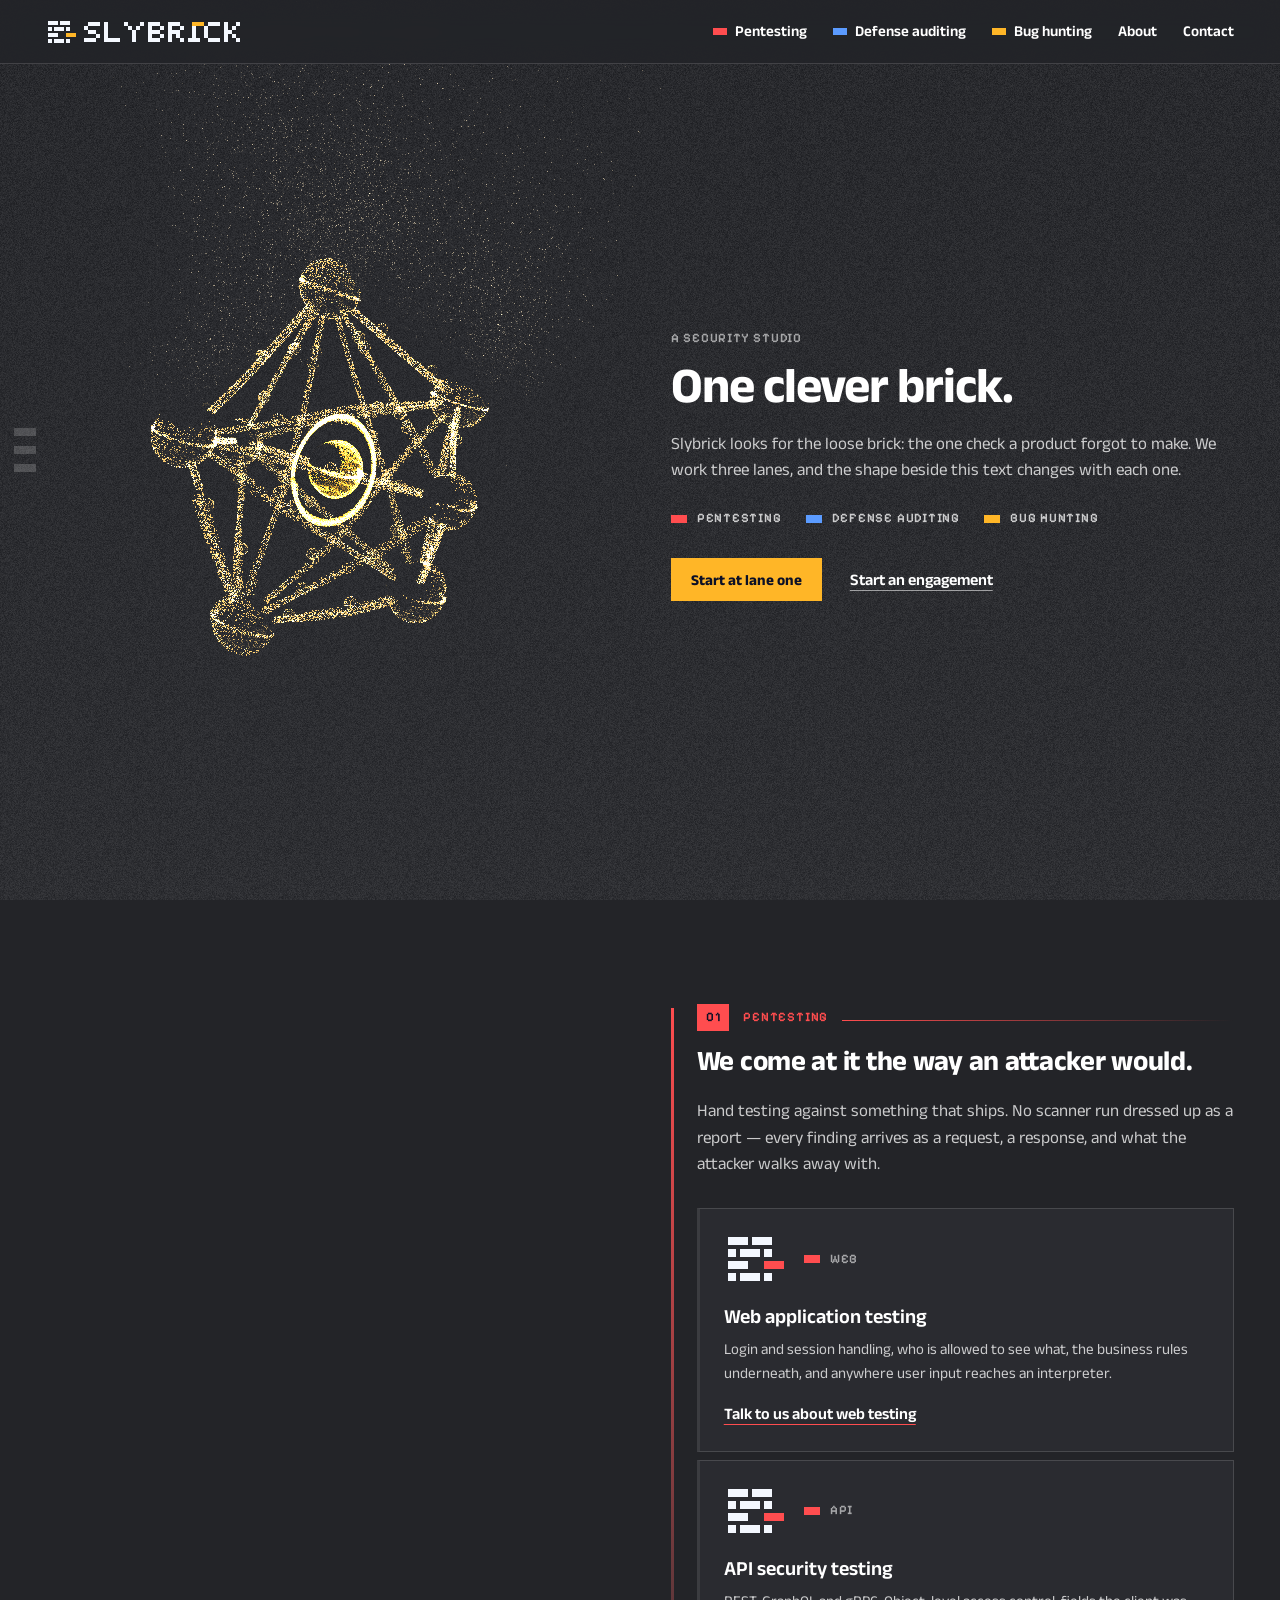
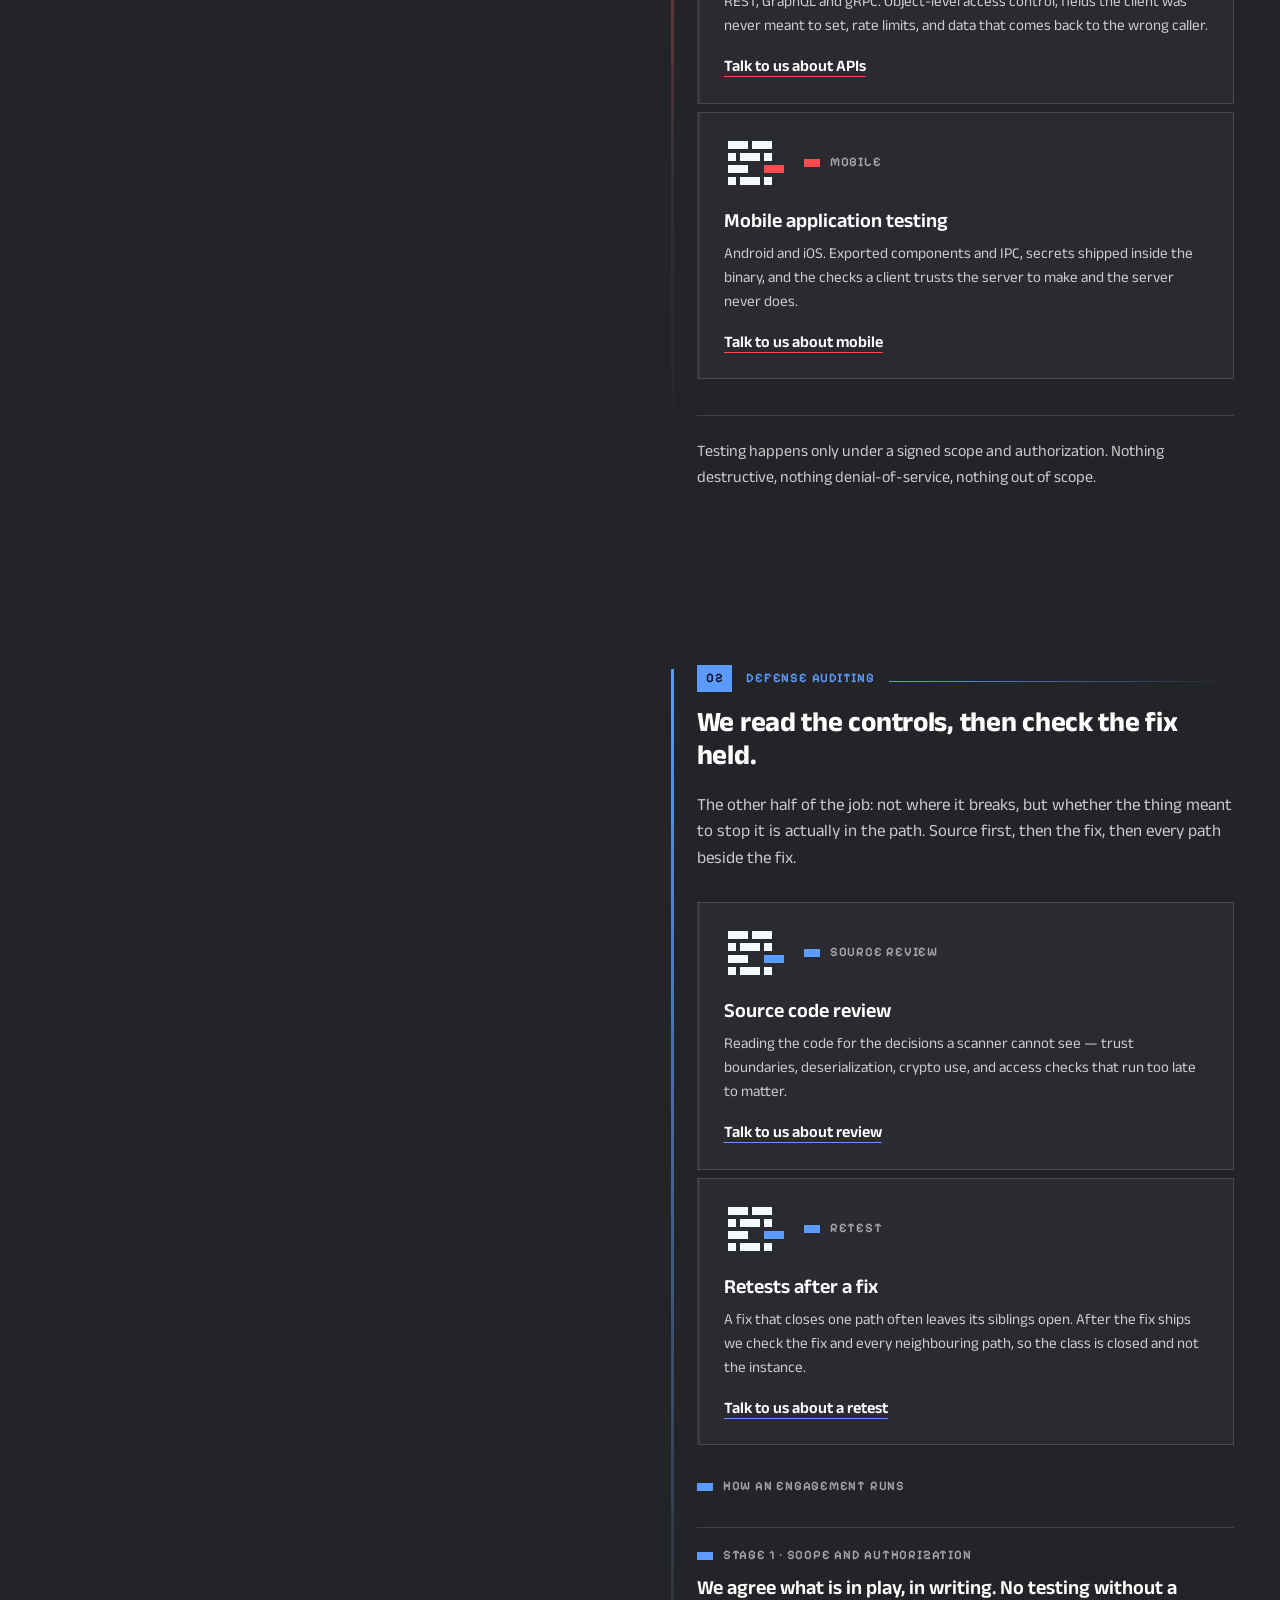
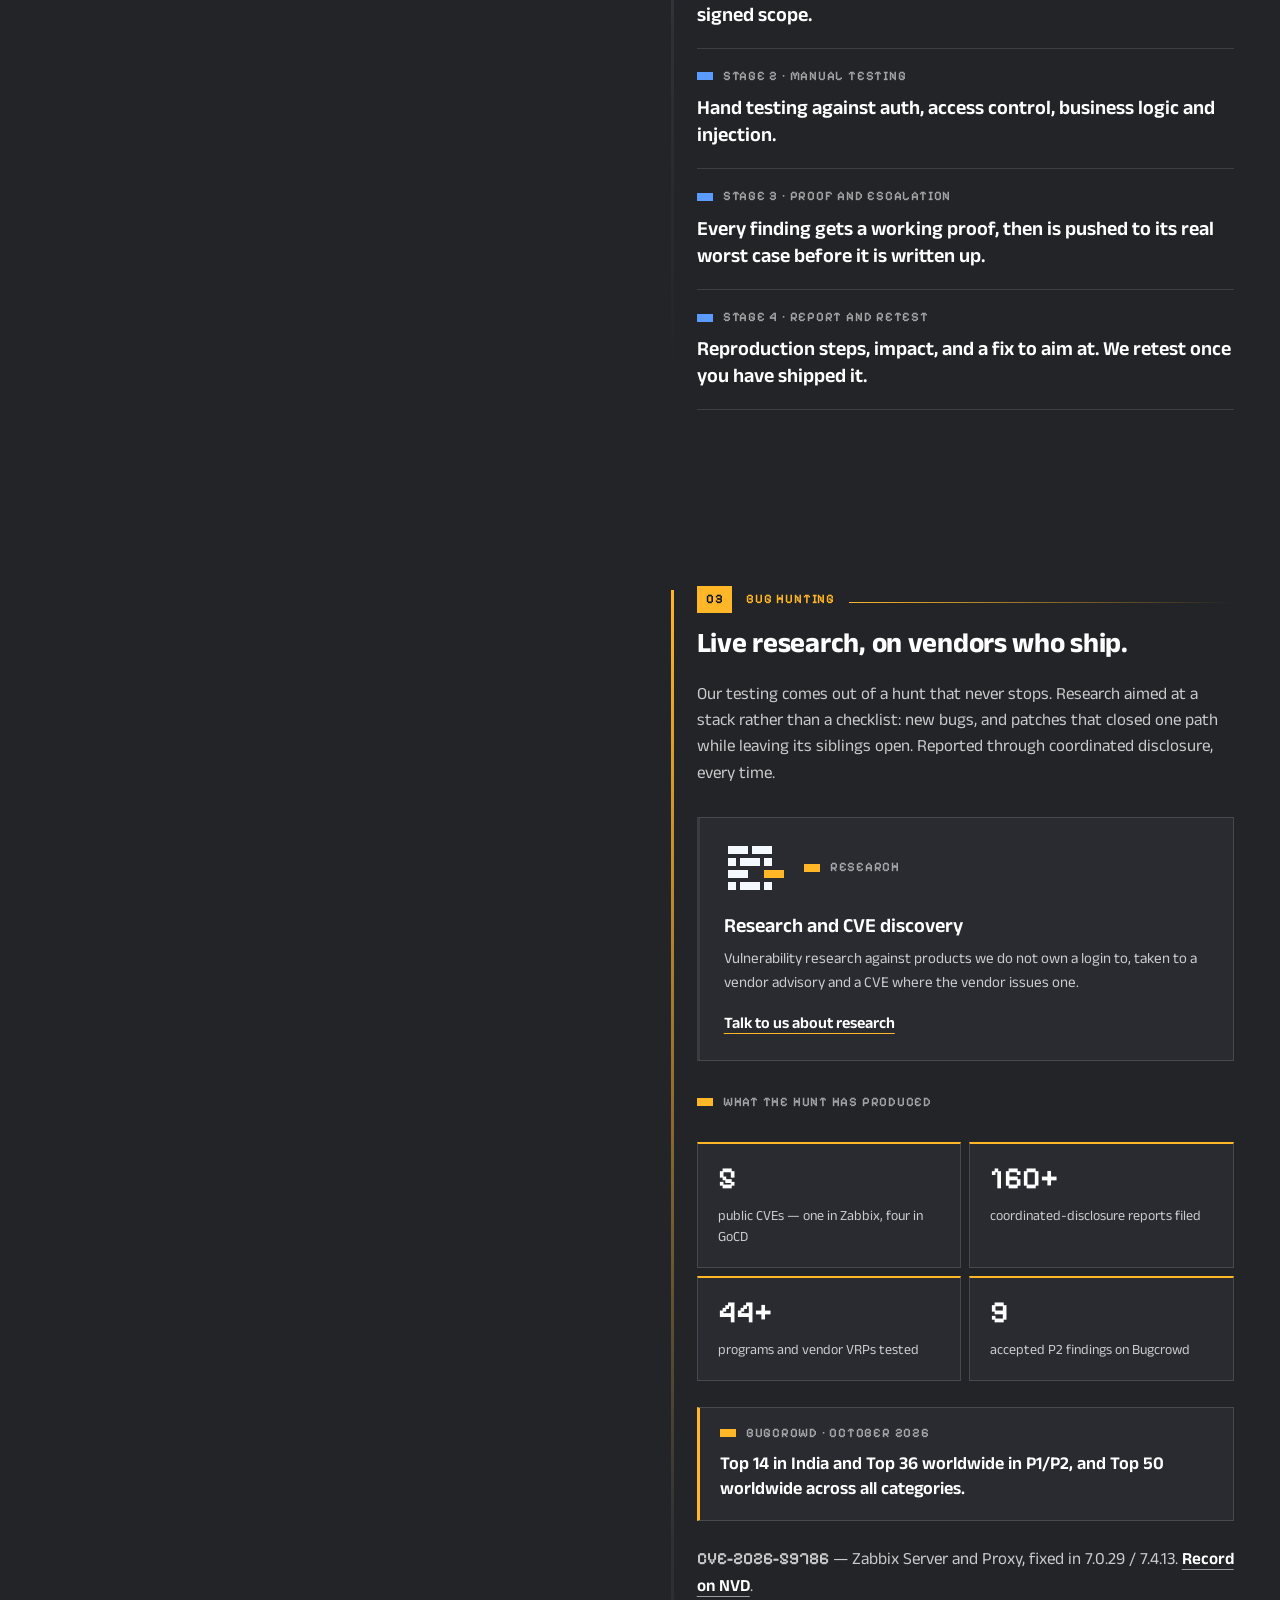
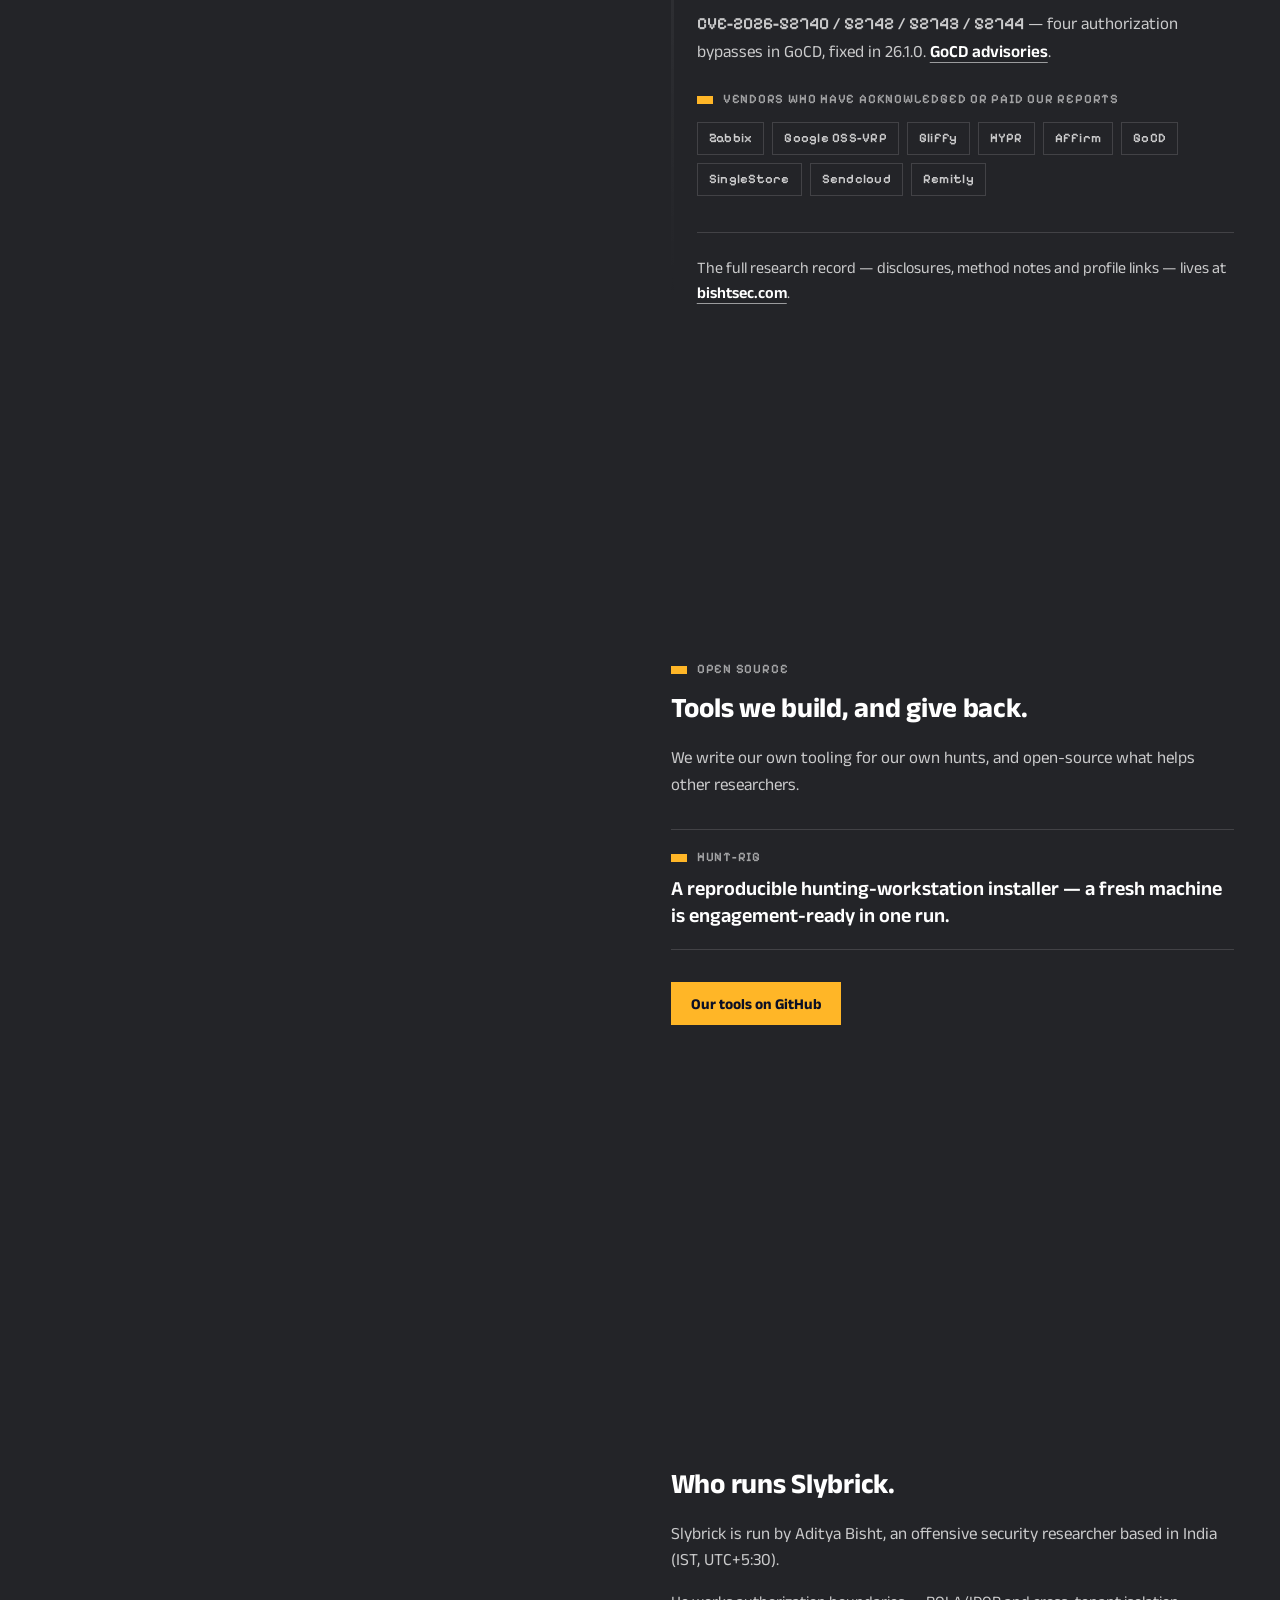
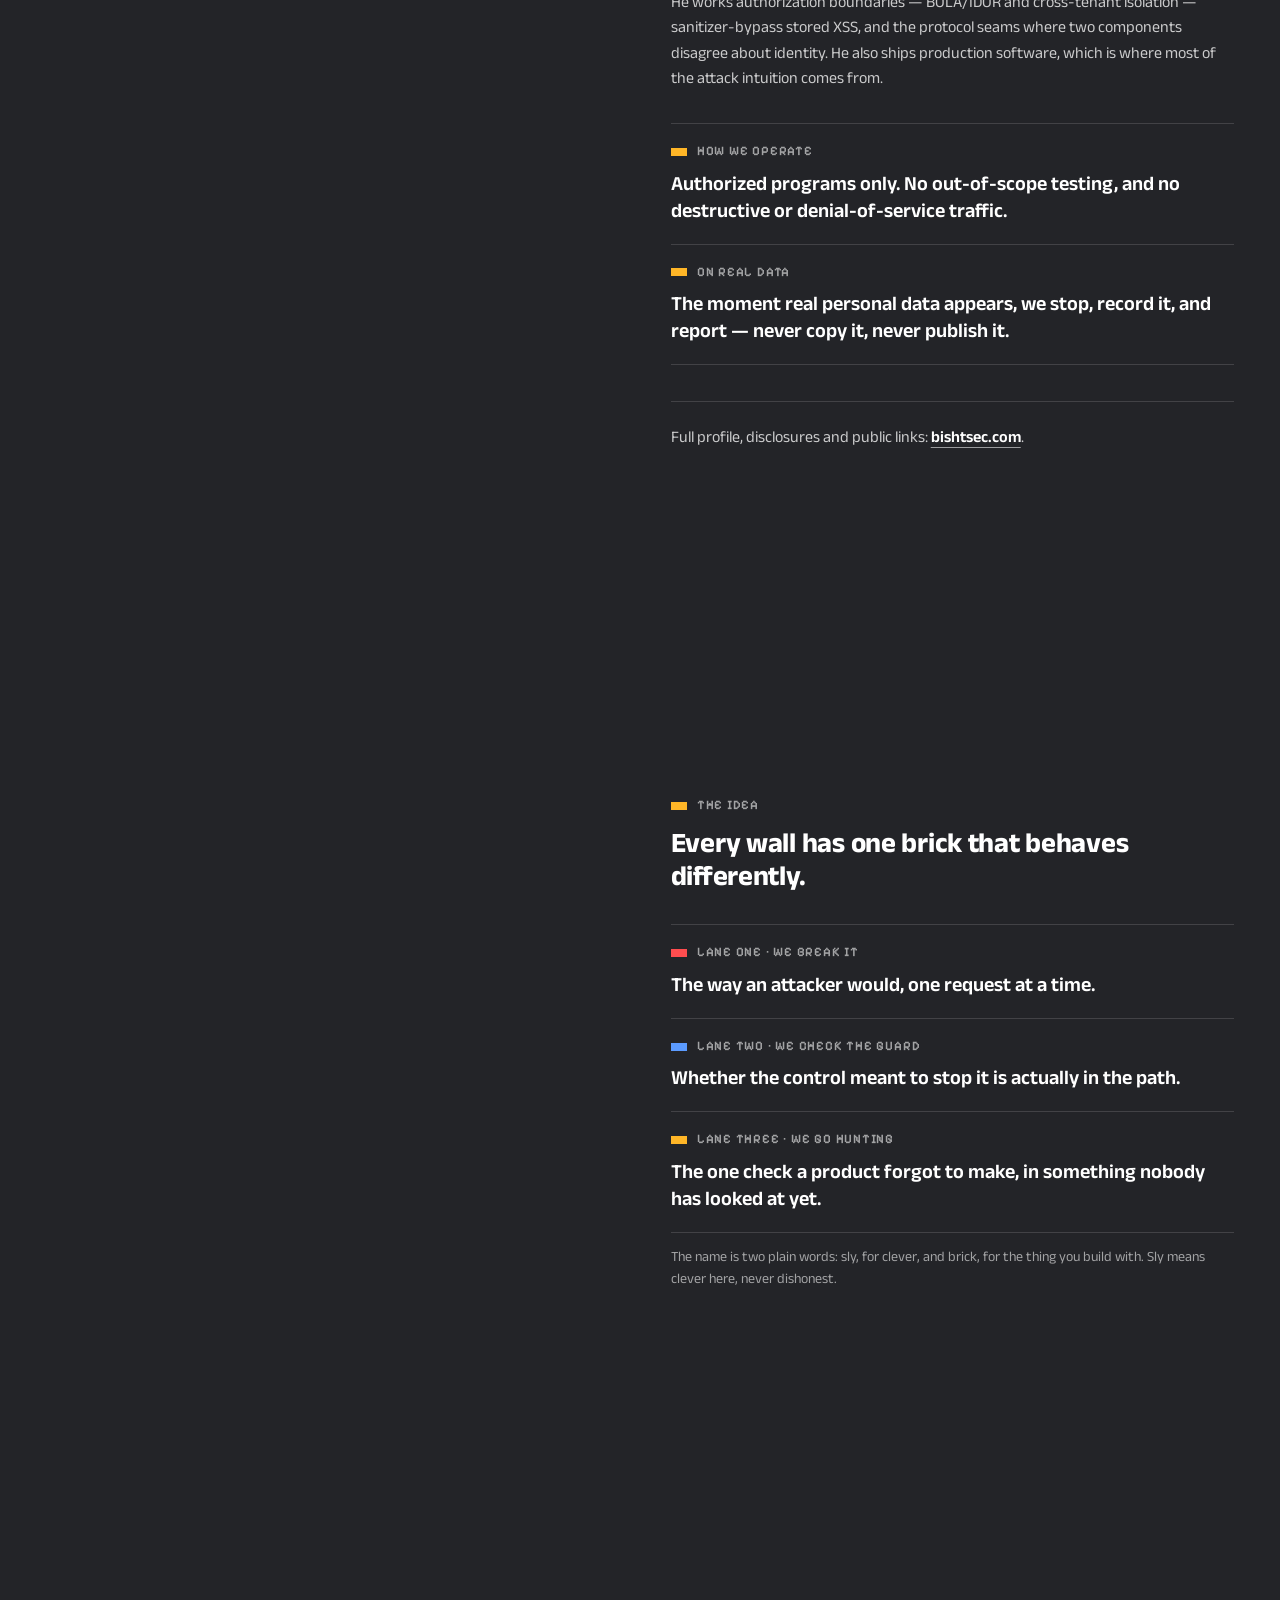
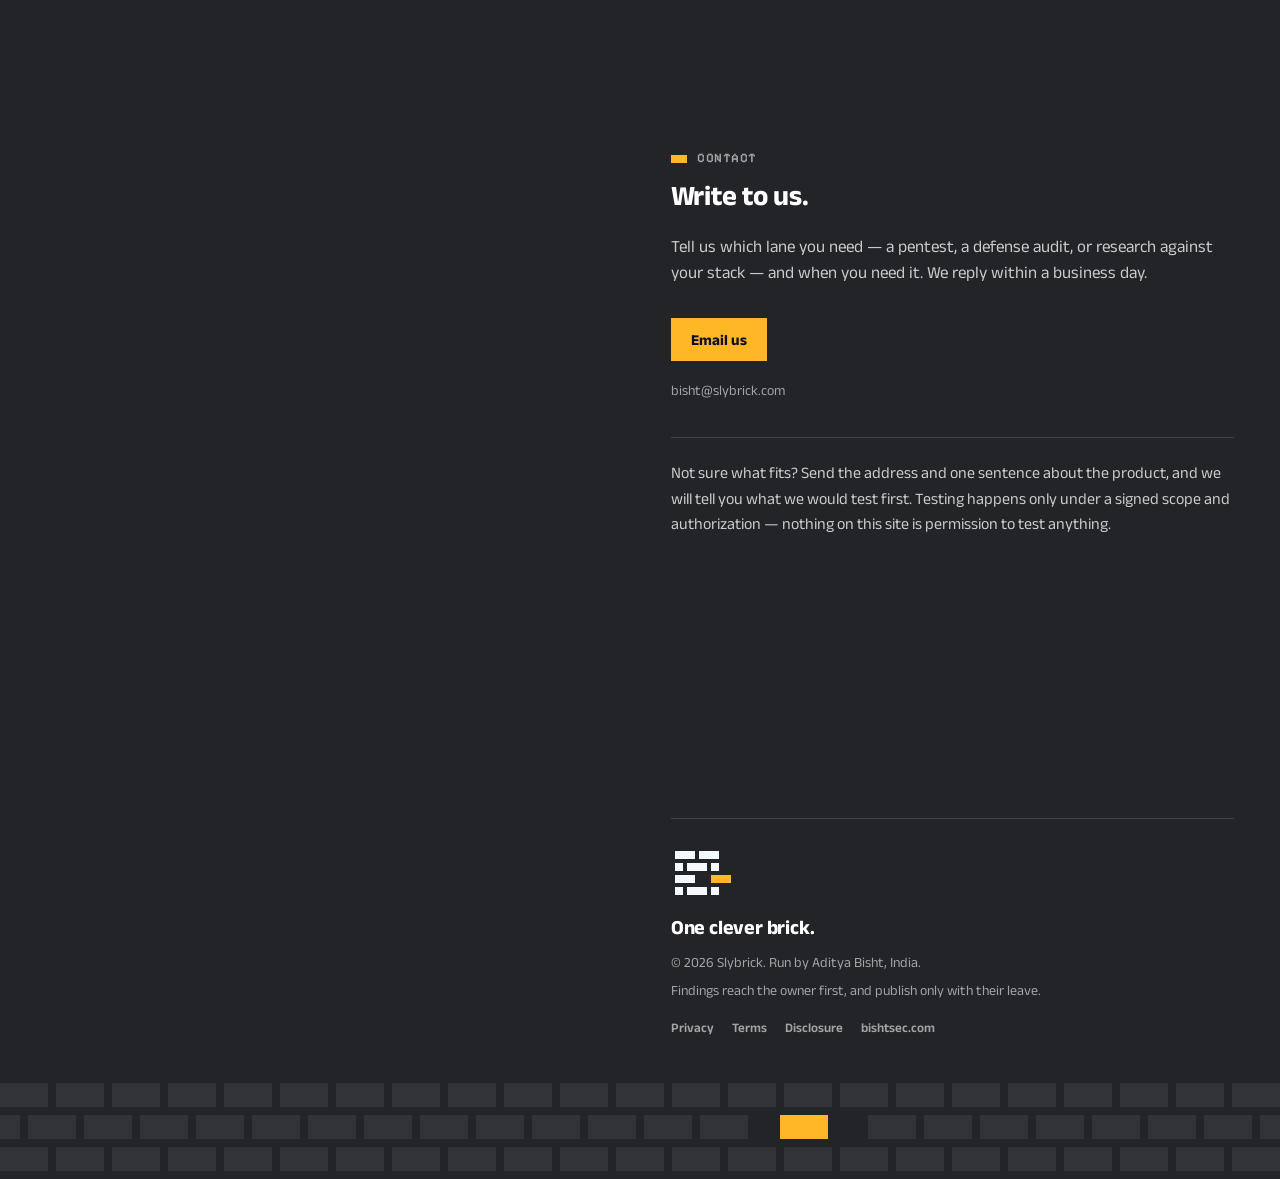
<file: index.html>
<!doctype html>
<html lang="en">
<head>
<meta charset="utf-8">
<meta name="viewport" content="width=device-width, initial-scale=1, viewport-fit=cover">
<title>Slybrick | One clever brick.</title>
<meta name="description" content="Slybrick is a security studio working three lanes: pentesting, defense auditing and bug hunting — run by a researcher with 5 public CVEs and 160+ coordinated-disclosure reports.">
<meta name="theme-color" content="#232428">
<meta name="color-scheme" content="dark">
<meta property="og:type" content="website">
<meta property="og:site_name" content="Slybrick">
<meta property="og:url" content="https://slybrick.com/">
<meta property="og:title" content="Slybrick | One clever brick.">
<meta property="og:description" content="A security studio in three lanes: pentesting, defense auditing and bug hunting.">
<meta name="twitter:card" content="summary">
<link rel="canonical" href="https://slybrick.com/">
<link rel="icon" type="image/svg+xml" href="assets/slybrick-favicon.svg">
<link rel="stylesheet" href="site.css">
<script>document.documentElement.className += ' js';</script>
</head>
<body>
<a class="skip" href="#content">Skip to content</a>

<!-- fixed stage: graphite backdrop, the three.js shape (scene.js), film grain -->
<div id="stage" aria-hidden="true"><canvas id="bg"></canvas><canvas id="gl"></canvas><div id="grain"></div></div>

<header class="top">
  <a class="brand" href="#top"><img class="lockup" src="assets/slybrick-lockup-reversed.svg" width="196" height="26" alt="Slybrick"><img class="markonly" src="assets/slybrick-mark-reversed.svg" width="32" height="26" alt="Slybrick"></a>
  <nav aria-label="Main">
    <a class="lane-link" data-lane="pentest" href="#pentesting"><span class="chip"></span>Pentesting</a>
    <a class="lane-link" data-lane="defense" href="#defense"><span class="chip"></span>Defense auditing</a>
    <a class="lane-link" data-lane="bughunt" href="#bug-hunting"><span class="chip"></span>Bug hunting</a>
    <a href="#about">About</a>
    <a href="#contact">Contact</a>
  </nav>
</header>

<main id="content">

  <section class="sec hero" id="top" data-lane="home" data-form="home" aria-labelledby="h-hero">
    <div class="in">
      <p class="label reveal">A security studio</p>
      <h1 id="h-hero" class="reveal" style="--d:1">One clever brick.</h1>
      <p class="lead reveal" style="--d:2">Slybrick looks for the loose brick: the one check a product forgot to make. We work three lanes, and the shape beside this text changes with each one.</p>
      <ul class="tags reveal" style="--d:3" aria-label="The three lanes">
        <li class="label" style="--c: var(--pentest)"><span class="chip"></span>Pentesting</li>
        <li class="label" style="--c: var(--defense)"><span class="chip"></span>Defense auditing</li>
        <li class="label" style="--c: var(--bughunt)"><span class="chip"></span>Bug hunting</li>
      </ul>
      <div class="actions reveal" style="--d:4">
        <a class="btn" href="#pentesting">Start at lane one</a>
        <a class="link" href="#contact">Start an engagement</a>
      </div>
    </div>
  </section>

  <!-- ───────── lane 1 · pentesting · red · the shape breaks open ───────── -->
  <section class="sec lane" id="pentesting" data-lane="pentest" data-form="pentest" aria-labelledby="h-pen">
    <div class="in">
      <p class="lane-head reveal"><span class="lane-no">01</span><span class="lane-name">Pentesting</span></p>
      <h2 id="h-pen" class="reveal" style="--d:1">We come at it the way an attacker would.</h2>
      <p class="lead reveal" style="--d:2">Hand testing against something that ships. No scanner run dressed up as a report — every finding arrives as a request, a response, and what the attacker walks away with.</p>

      <ul class="lines">
        <li class="card reveal">
          <div class="row">
            <svg class="wall" viewBox="0 0 160 130" width="64" height="52" shape-rendering="crispEdges" aria-hidden="true"><path fill="#f4f8ff" d="M10 10h50v20h-50zM70 10h50v20h-50zM10 40h20v20h-20zM40 40h50v20h-50zM100 40h20v20h-20zM10 70h50v20h-50zM10 100h20v20h-20zM40 100h50v20h-50zM100 100h20v20h-20z"/><path style="fill:var(--c)" d="M100 70h50v20h-50z"/></svg>
            <p class="label"><span class="chip"></span>Web</p>
          </div>
          <h3>Web application testing</h3>
          <p class="txt">Login and session handling, who is allowed to see what, the business rules underneath, and anywhere user input reaches an interpreter.</p>
          <a class="link" href="mailto:bisht@slybrick.com?subject=Web%20application%20testing">Talk to us about web testing</a>
        </li>

        <li class="card reveal" style="--d:1">
          <div class="row">
            <svg class="wall" viewBox="0 0 160 130" width="64" height="52" shape-rendering="crispEdges" aria-hidden="true"><path fill="#f4f8ff" d="M10 10h50v20h-50zM70 10h50v20h-50zM10 40h20v20h-20zM40 40h50v20h-50zM100 40h20v20h-20zM10 70h50v20h-50zM10 100h20v20h-20zM40 100h50v20h-50zM100 100h20v20h-20z"/><path style="fill:var(--c)" d="M100 70h50v20h-50z"/></svg>
            <p class="label"><span class="chip"></span>API</p>
          </div>
          <h3>API security testing</h3>
          <p class="txt">REST, GraphQL and gRPC. Object-level access control, fields the client was never meant to set, rate limits, and data that comes back to the wrong caller.</p>
          <a class="link" href="mailto:bisht@slybrick.com?subject=API%20security%20testing">Talk to us about APIs</a>
        </li>

        <li class="card reveal" style="--d:2">
          <div class="row">
            <svg class="wall" viewBox="0 0 160 130" width="64" height="52" shape-rendering="crispEdges" aria-hidden="true"><path fill="#f4f8ff" d="M10 10h50v20h-50zM70 10h50v20h-50zM10 40h20v20h-20zM40 40h50v20h-50zM100 40h20v20h-20zM10 70h50v20h-50zM10 100h20v20h-20zM40 100h50v20h-50zM100 100h20v20h-20z"/><path style="fill:var(--c)" d="M100 70h50v20h-50z"/></svg>
            <p class="label"><span class="chip"></span>Mobile</p>
          </div>
          <h3>Mobile application testing</h3>
          <p class="txt">Android and iOS. Exported components and IPC, secrets shipped inside the binary, and the checks a client trusts the server to make and the server never does.</p>
          <a class="link" href="mailto:bisht@slybrick.com?subject=Mobile%20application%20testing">Talk to us about mobile</a>
        </li>
      </ul>

      <p class="note reveal">Testing happens only under a signed scope and authorization. Nothing destructive, nothing denial-of-service, nothing out of scope.</p>
    </div>
  </section>

  <!-- ───────── lane 2 · defense auditing · blue · the shape reforms into layers ───────── -->
  <section class="sec lane" id="defense" data-lane="defense" data-form="defense" aria-labelledby="h-def">
    <div class="in">
      <p class="lane-head reveal"><span class="lane-no">02</span><span class="lane-name">Defense auditing</span></p>
      <h2 id="h-def" class="reveal" style="--d:1">We read the controls, then check the fix held.</h2>
      <p class="lead reveal" style="--d:2">The other half of the job: not where it breaks, but whether the thing meant to stop it is actually in the path. Source first, then the fix, then every path beside the fix.</p>

      <ul class="lines">
        <li class="card reveal">
          <div class="row">
            <svg class="wall" viewBox="0 0 160 130" width="64" height="52" shape-rendering="crispEdges" aria-hidden="true"><path fill="#f4f8ff" d="M10 10h50v20h-50zM70 10h50v20h-50zM10 40h20v20h-20zM40 40h50v20h-50zM100 40h20v20h-20zM10 70h50v20h-50zM10 100h20v20h-20zM40 100h50v20h-50zM100 100h20v20h-20z"/><path style="fill:var(--c)" d="M100 70h50v20h-50z"/></svg>
            <p class="label"><span class="chip"></span>Source review</p>
          </div>
          <h3>Source code review</h3>
          <p class="txt">Reading the code for the decisions a scanner cannot see — trust boundaries, deserialization, crypto use, and access checks that run too late to matter.</p>
          <a class="link" href="mailto:bisht@slybrick.com?subject=Source%20code%20review">Talk to us about review</a>
        </li>

        <li class="card reveal" style="--d:1">
          <div class="row">
            <svg class="wall" viewBox="0 0 160 130" width="64" height="52" shape-rendering="crispEdges" aria-hidden="true"><path fill="#f4f8ff" d="M10 10h50v20h-50zM70 10h50v20h-50zM10 40h20v20h-20zM40 40h50v20h-50zM100 40h20v20h-20zM10 70h50v20h-50zM10 100h20v20h-20zM40 100h50v20h-50zM100 100h20v20h-20z"/><path style="fill:var(--c)" d="M100 70h50v20h-50z"/></svg>
            <p class="label"><span class="chip"></span>Retest</p>
          </div>
          <h3>Retests after a fix</h3>
          <p class="txt">A fix that closes one path often leaves its siblings open. After the fix ships we check the fix and every neighbouring path, so the class is closed and not the instance.</p>
          <a class="link" href="mailto:bisht@slybrick.com?subject=Retest%20after%20a%20fix">Talk to us about a retest</a>
        </li>
      </ul>

      <p class="label reveal" style="margin-top:34px"><span class="chip"></span>How an engagement runs</p>
      <ul class="idea">
        <li class="reveal" style="--d:1">
          <p class="label"><span class="chip"></span>Stage 1 · Scope and authorization</p>
          <p class="big">We agree what is in play, in writing. No testing without a signed scope.</p>
        </li>
        <li class="reveal" style="--d:2">
          <p class="label"><span class="chip"></span>Stage 2 · Manual testing</p>
          <p class="big">Hand testing against auth, access control, business logic and injection.</p>
        </li>
        <li class="reveal" style="--d:3">
          <p class="label"><span class="chip"></span>Stage 3 · Proof and escalation</p>
          <p class="big">Every finding gets a working proof, then is pushed to its real worst case before it is written up.</p>
        </li>
        <li class="reveal" style="--d:4">
          <p class="label"><span class="chip"></span>Stage 4 · Report and retest</p>
          <p class="big">Reproduction steps, impact, and a fix to aim at. We retest once you have shipped it.</p>
        </li>
      </ul>
    </div>
  </section>

  <!-- ───────── lane 3 · bug hunting · yellow · the wall under the lens ───────── -->
  <section class="sec lane" id="bug-hunting" data-lane="bughunt" data-form="bughunt" aria-labelledby="h-bug">
    <div class="in">
      <p class="lane-head reveal"><span class="lane-no">03</span><span class="lane-name">Bug hunting</span></p>
      <h2 id="h-bug" class="reveal" style="--d:1">Live research, on vendors who ship.</h2>
      <p class="lead reveal" style="--d:2">Our testing comes out of a hunt that never stops. Research aimed at a stack rather than a checklist: new bugs, and patches that closed one path while leaving its siblings open. Reported through coordinated disclosure, every time.</p>

      <ul class="lines">
        <li class="card reveal">
          <div class="row">
            <svg class="wall" viewBox="0 0 160 130" width="64" height="52" shape-rendering="crispEdges" aria-hidden="true"><path fill="#f4f8ff" d="M10 10h50v20h-50zM70 10h50v20h-50zM10 40h20v20h-20zM40 40h50v20h-50zM100 40h20v20h-20zM10 70h50v20h-50zM10 100h20v20h-20zM40 100h50v20h-50zM100 100h20v20h-20z"/><path style="fill:var(--c)" d="M100 70h50v20h-50z"/></svg>
            <p class="label"><span class="chip"></span>Research</p>
          </div>
          <h3>Research and CVE discovery</h3>
          <p class="txt">Vulnerability research against products we do not own a login to, taken to a vendor advisory and a CVE where the vendor issues one.</p>
          <a class="link" href="mailto:bisht@slybrick.com?subject=Vulnerability%20research">Talk to us about research</a>
        </li>
      </ul>

      <p class="label reveal" id="track" style="margin-top:34px"><span class="chip"></span>What the hunt has produced</p>
      <ul class="stats reveal" style="--d:1">
        <li class="stat"><p class="num">5</p><p class="cap">public CVEs — one in Zabbix, four in GoCD</p></li>
        <li class="stat"><p class="num">160+</p><p class="cap">coordinated-disclosure reports filed</p></li>
        <li class="stat"><p class="num">44+</p><p class="cap">programs and vendor VRPs tested</p></li>
        <li class="stat"><p class="num">9</p><p class="cap">accepted P2 findings on Bugcrowd</p></li>
      </ul>

      <div class="rank reveal">
        <p class="label"><span class="chip"></span>Bugcrowd · October 2026</p>
        <p class="big">Top 14 in India and Top 36 worldwide in P1/P2, and Top 50 worldwide across all categories.</p>
      </div>

      <p class="lead reveal" style="margin-top:24px"><span class="mono">CVE-2026-59786</span> — Zabbix Server and Proxy, fixed in 7.0.29 / 7.4.13. <a class="link" href="https://nvd.nist.gov/vuln/detail/CVE-2026-59786" rel="noopener">Record on NVD</a>.</p>
      <p class="lead reveal" style="margin-top:12px"><span class="mono">CVE-2026-52740 / 52742 / 52743 / 52744</span> — four authorization bypasses in GoCD, fixed in 26.1.0. <a class="link" href="https://github.com/gocd/gocd/security/advisories?state=published" rel="noopener">GoCD advisories</a>.</p>

      <p class="label reveal" style="margin-top:28px"><span class="chip"></span>Vendors who have acknowledged or paid our reports</p>
      <ul class="ack reveal">
        <li>Zabbix</li><li>Google OSS-VRP</li><li>Gliffy</li><li>HYPR</li><li>Affirm</li><li>GoCD</li><li>SingleStore</li><li>Sendcloud</li><li>Remitly</li>
      </ul>

      <p class="note reveal">The full research record — disclosures, method notes and profile links — lives at <a class="link" href="https://bishtsec.com" rel="noopener">bishtsec.com</a>.</p>
    </div>
  </section>

  <section class="sec" id="open-source" data-lane="home" data-form="home" aria-labelledby="h-os">
    <div class="in">
      <p class="label reveal"><span class="chip"></span>Open source</p>
      <h2 id="h-os" class="reveal" style="--d:1">Tools we build, and give back.</h2>
      <p class="lead reveal" style="--d:2">We write our own tooling for our own hunts, and open-source what helps other researchers.</p>

      <ul class="idea">
        <li class="reveal" style="--d:2">
          <p class="label"><span class="chip"></span>hunt-rig</p>
          <p class="big">A reproducible hunting-workstation installer — a fresh machine is engagement-ready in one run.</p>
        </li>
      </ul>

      <!-- TODO(Aditya): point this at the exact public repo once it is published; links to the GitHub profile for now. -->
      <div class="actions reveal">
        <a class="btn" href="https://github.com/cherry-bisht" rel="noopener">Our tools on GitHub</a>
      </div>
    </div>
  </section>

  <section class="sec" id="about" data-lane="home" data-form="home" aria-labelledby="h-about">
    <div class="in">
      <p class="label reveal"><span class="chip"></span>About</p>
      <h2 id="h-about" class="reveal" style="--d:1">Who runs Slybrick.</h2>
      <p class="lead reveal" style="--d:2">Slybrick is run by Aditya Bisht, an offensive security researcher based in India (IST, UTC+5:30).</p>
      <p class="txt reveal" style="--d:3; margin-top:16px; font-size:16px">He works authorization boundaries — BOLA/IDOR and cross-tenant isolation — sanitizer-bypass stored XSS, and the protocol seams where two components disagree about identity. He also ships production software, which is where most of the attack intuition comes from.</p>

      <ul class="idea">
        <li class="reveal" style="--d:2">
          <p class="label"><span class="chip"></span>How we operate</p>
          <p class="big">Authorized programs only. No out-of-scope testing, and no destructive or denial-of-service traffic.</p>
        </li>
        <li class="reveal" style="--d:3">
          <p class="label"><span class="chip"></span>On real data</p>
          <p class="big">The moment real personal data appears, we stop, record it, and report — never copy it, never publish it.</p>
        </li>
      </ul>

      <p class="note reveal">Full profile, disclosures and public links: <a class="link" href="https://bishtsec.com" rel="noopener">bishtsec.com</a>.</p>
    </div>
  </section>

  <section class="sec" id="idea" data-lane="home" data-form="home" aria-labelledby="h-idea">
    <div class="in">
      <p class="label reveal"><span class="chip"></span>The idea</p>
      <h2 id="h-idea" class="reveal" style="--d:1">Every wall has one brick that behaves differently.</h2>

      <ul class="idea">
        <li class="reveal" style="--c: var(--pentest); --d:2">
          <p class="label"><span class="chip"></span>Lane one · we break it</p>
          <p class="big">The way an attacker would, one request at a time.</p>
        </li>
        <li class="reveal" style="--c: var(--defense); --d:3">
          <p class="label"><span class="chip"></span>Lane two · we check the guard</p>
          <p class="big">Whether the control meant to stop it is actually in the path.</p>
        </li>
        <li class="reveal" style="--c: var(--bughunt); --d:4">
          <p class="label"><span class="chip"></span>Lane three · we go hunting</p>
          <p class="big">The one check a product forgot to make, in something nobody has looked at yet.</p>
        </li>
      </ul>

      <p class="fine reveal">The name is two plain words: sly, for clever, and brick, for the thing you build with. Sly means clever here, never dishonest.</p>
    </div>
  </section>

  <section class="sec" id="contact" data-lane="home" data-form="home" aria-labelledby="h-contact">
    <div class="in">
      <p class="label reveal"><span class="chip"></span>Contact</p>
      <h2 id="h-contact" class="reveal" style="--d:1">Write to us.</h2>
      <p class="lead reveal" style="--d:2">Tell us which lane you need — a pentest, a defense audit, or research against your stack — and when you need it. We reply within a business day.</p>
      <div class="actions reveal" style="--d:3">
        <a class="btn" href="mailto:bisht@slybrick.com?subject=Security%20engagement">Email us</a>
      </div>
      <p class="mail reveal" style="--d:3">bisht@slybrick.com</p>
      <p class="note reveal">Not sure what fits? Send the address and one sentence about the product, and we will tell you what we would test first. Testing happens only under a signed scope and authorization — nothing on this site is permission to test anything.</p>
    </div>
  </section>

</main>

<footer class="foot">
  <div class="in">
    <img class="mark" src="assets/slybrick-mark-reversed.svg" width="64" height="52" alt="">
    <p class="tag">One clever brick.</p>
    <p class="fine">&copy; 2026 Slybrick. Run by Aditya Bisht, India.</p>
    <p class="fine">Findings reach the owner first, and publish only with their leave.</p>
    <nav class="legal" aria-label="Legal">
      <a href="./privacy.html">Privacy</a>
      <a href="./terms.html">Terms</a>
      <a href="./disclosure.html">Disclosure</a>
      <a href="https://bishtsec.com" rel="noopener">bishtsec.com</a>
    </nav>
  </div>
</footer>
<svg id="strip" aria-hidden="true" shape-rendering="crispEdges"></svg>

<!-- three.js r149 (MIT), UMD build vendored in this folder so the site opens straight from disk -->
<script src="three.min.js"></script>
<script src="scene.js"></script>
<script src="site.js"></script>
</body>
</html>
</file>
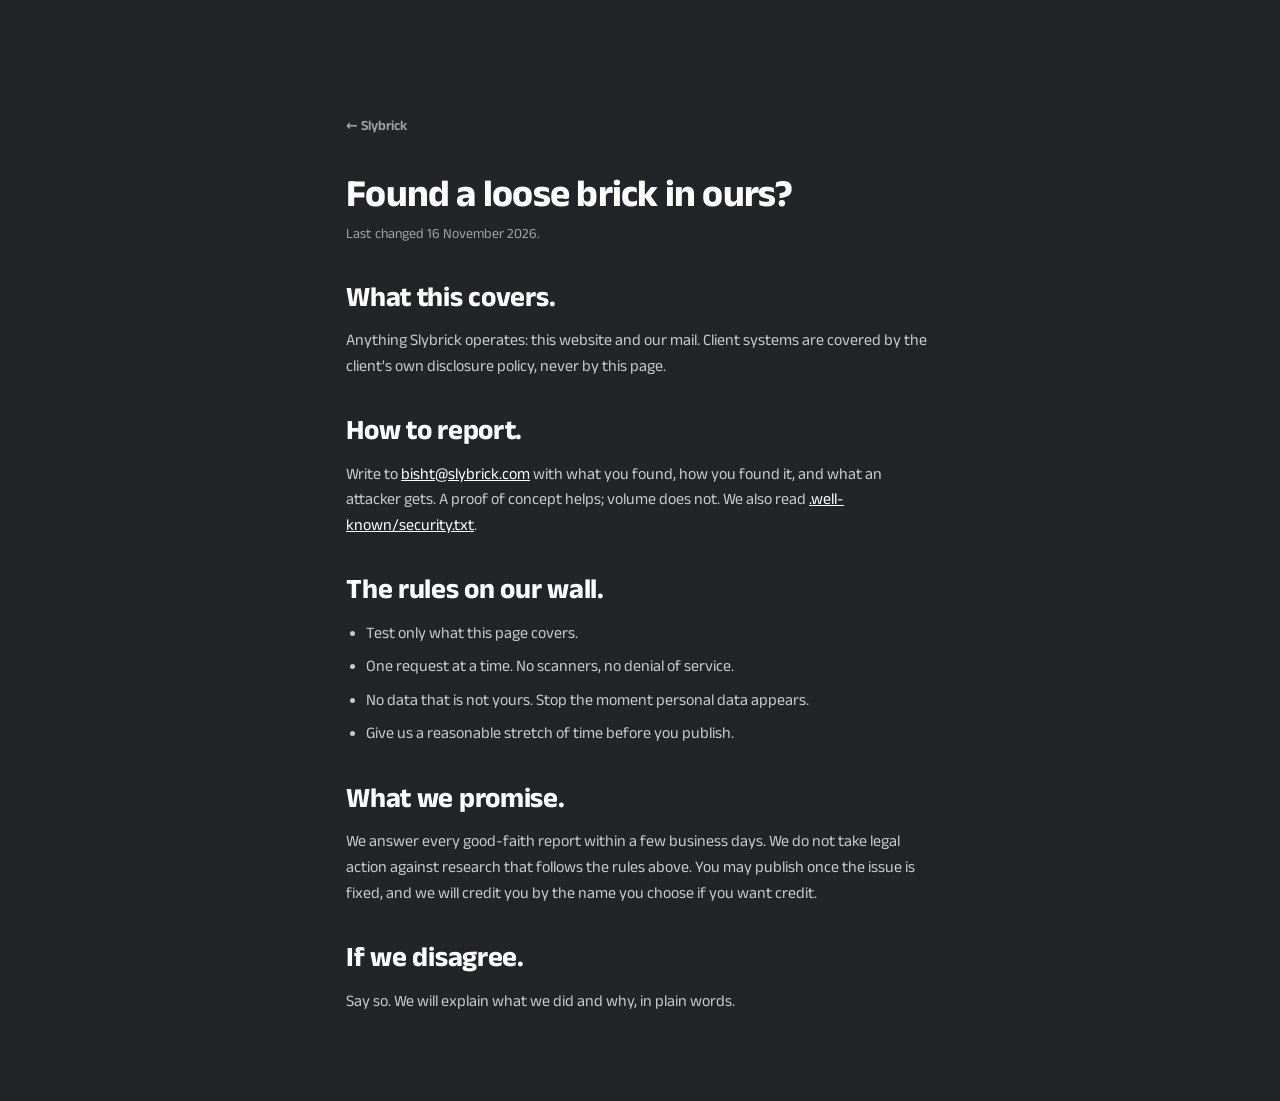
<file: disclosure.html>
<!doctype html>
<html lang="en">
<head>
<meta charset="utf-8">
<meta name="viewport" content="width=device-width, initial-scale=1, viewport-fit=cover">
<title>Disclosure — Slybrick</title>
<meta name="description" content="How to report a security issue in anything Slybrick runs, and what we promise in return.">
<meta name="robots" content="noindex">
<meta name="theme-color" content="#232428">
<meta name="color-scheme" content="dark">
<link rel="canonical" href="https://slybrick.com/disclosure.html">
<link rel="icon" type="image/svg+xml" href="assets/slybrick-favicon.svg">
<link rel="stylesheet" href="site.css">
</head>
<body>
<main class="doc">
  <a class="home" href="./">&larr; Slybrick</a>
  <h1>Found a loose brick in ours?</h1>
  <p class="meta">Last changed 16 November 2026.</p>

  <h2>What this covers.</h2>
  <p>Anything Slybrick operates: this website and our mail. Client systems are covered by the client's own disclosure policy, never by this page.</p>

  <h2>How to report.</h2>
  <p>Write to <a href="mailto:bisht@slybrick.com">bisht@slybrick.com</a> with what you found, how you found it, and what an attacker gets. A proof of concept helps; volume does not. We also read <a href="https://slybrick.com/.well-known/security.txt">.well-known/security.txt</a>.</p>

  <h2>The rules on our wall.</h2>
  <ul>
    <li>Test only what this page covers.</li>
    <li>One request at a time. No scanners, no denial of service.</li>
    <li>No data that is not yours. Stop the moment personal data appears.</li>
    <li>Give us a reasonable stretch of time before you publish.</li>
  </ul>

  <h2>What we promise.</h2>
  <p>We answer every good-faith report within a few business days. We do not take legal action against research that follows the rules above. You may publish once the issue is fixed, and we will credit you by the name you choose if you want credit.</p>

  <h2>If we disagree.</h2>
  <p>Say so. We will explain what we did and why, in plain words.</p>
</main>
</body>
</html>
</file>
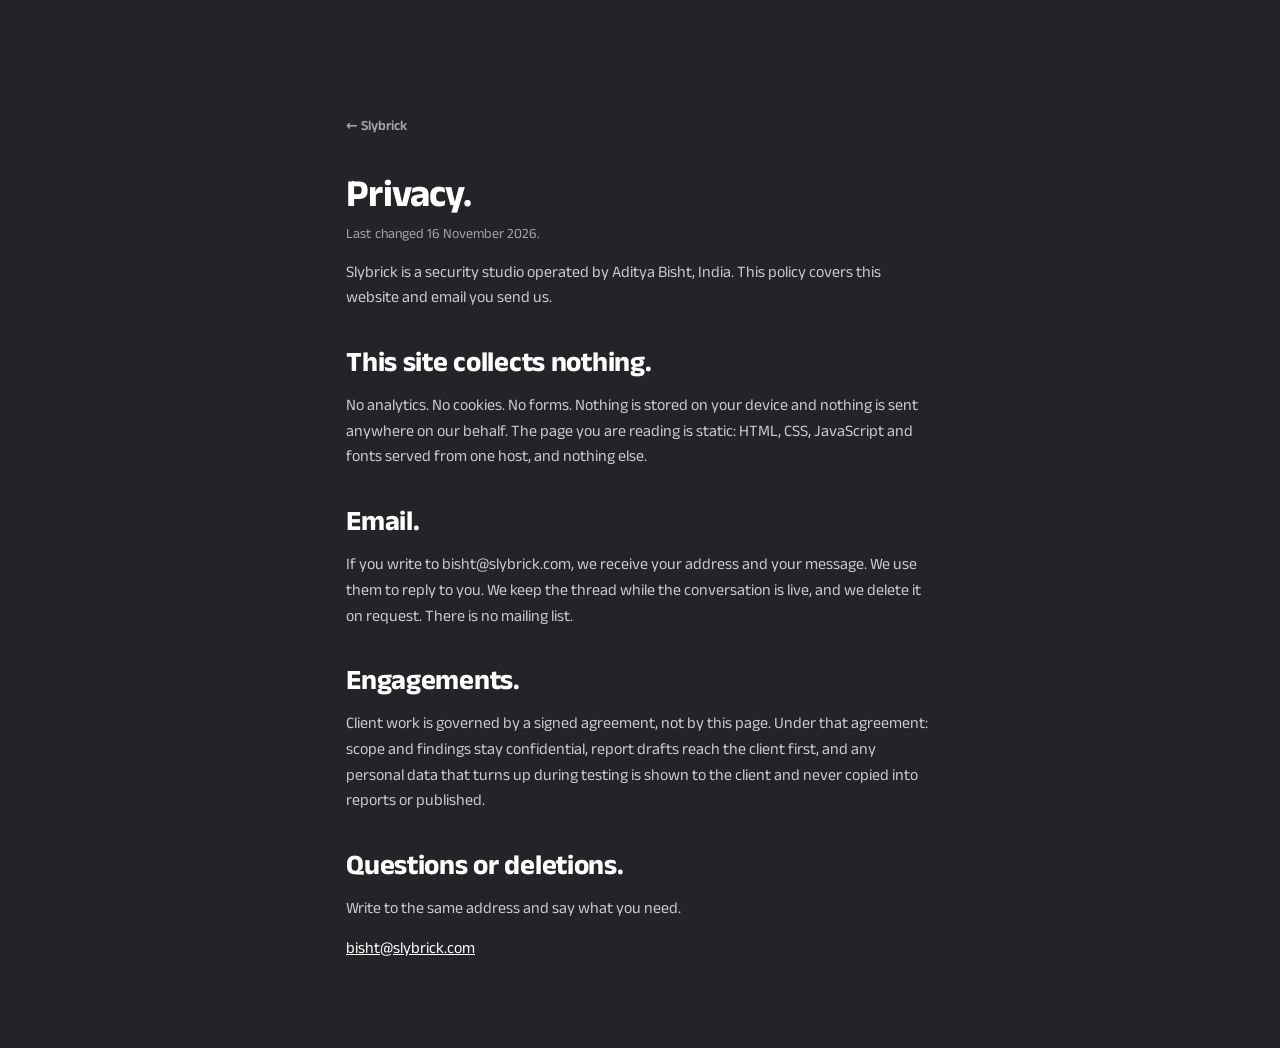
<file: privacy.html>
<!doctype html>
<html lang="en">
<head>
<meta charset="utf-8">
<meta name="viewport" content="width=device-width, initial-scale=1, viewport-fit=cover">
<title>Privacy — Slybrick</title>
<meta name="description" content="What the Slybrick site collects (nothing), what happens to email you send, and how engagement material is handled.">
<meta name="robots" content="noindex">
<meta name="theme-color" content="#232428">
<meta name="color-scheme" content="dark">
<link rel="canonical" href="https://slybrick.com/privacy.html">
<link rel="icon" type="image/svg+xml" href="assets/slybrick-favicon.svg">
<link rel="stylesheet" href="site.css">
</head>
<body>
<main class="doc">
  <a class="home" href="./">&larr; Slybrick</a>
  <h1>Privacy.</h1>
  <p class="meta">Last changed 16 November 2026.</p>

  <p>Slybrick is a security studio operated by Aditya Bisht, India. This policy covers this website and email you send us.</p>

  <h2>This site collects nothing.</h2>
  <p>No analytics. No cookies. No forms. Nothing is stored on your device and nothing is sent anywhere on our behalf. The page you are reading is static: HTML, CSS, JavaScript and fonts served from one host, and nothing else.</p>

  <h2>Email.</h2>
  <p>If you write to bisht@slybrick.com, we receive your address and your message. We use them to reply to you. We keep the thread while the conversation is live, and we delete it on request. There is no mailing list.</p>

  <h2>Engagements.</h2>
  <p>Client work is governed by a signed agreement, not by this page. Under that agreement: scope and findings stay confidential, report drafts reach the client first, and any personal data that turns up during testing is shown to the client and never copied into reports or published.</p>

  <h2>Questions or deletions.</h2>
  <p>Write to the same address and say what you need.</p>
  <p><a href="mailto:bisht@slybrick.com">bisht@slybrick.com</a></p>
</main>
</body>
</html>
</file>
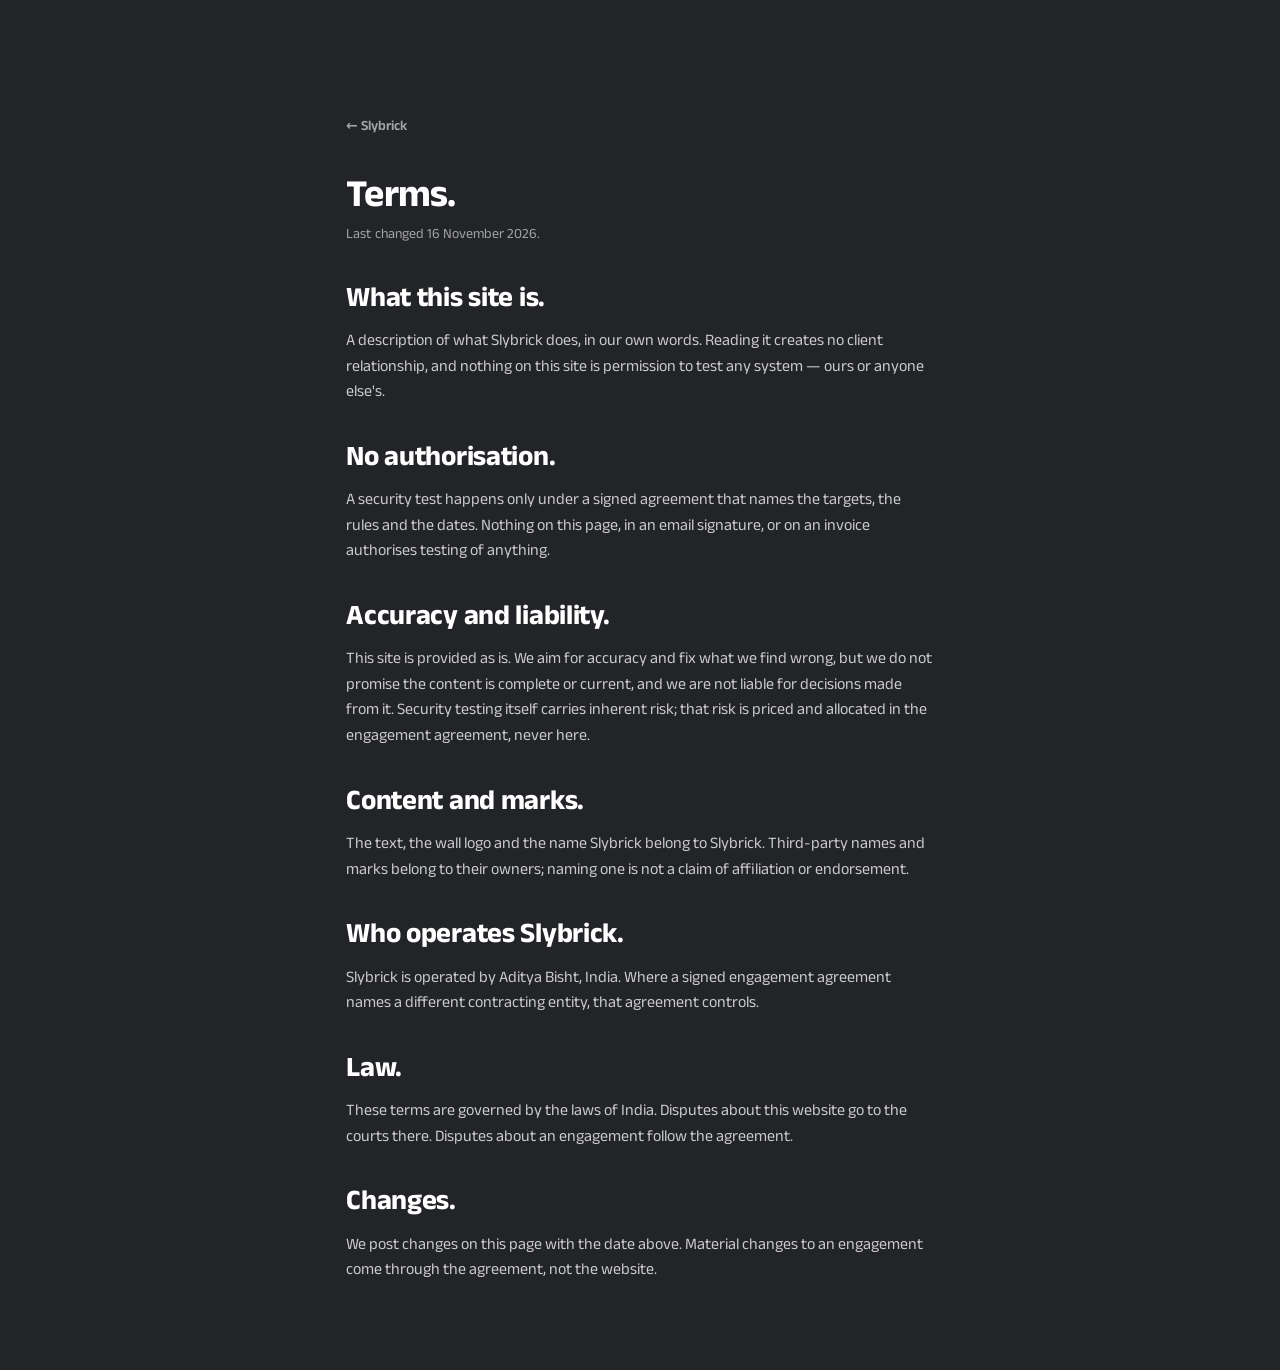
<file: terms.html>
<!doctype html>
<html lang="en">
<head>
<meta charset="utf-8">
<meta name="viewport" content="width=device-width, initial-scale=1, viewport-fit=cover">
<title>Terms — Slybrick</title>
<meta name="description" content="The terms that apply to this website. Engagements are governed by a separate written agreement.">
<meta name="robots" content="noindex">
<meta name="theme-color" content="#232428">
<meta name="color-scheme" content="dark">
<link rel="canonical" href="https://slybrick.com/terms.html">
<link rel="icon" type="image/svg+xml" href="assets/slybrick-favicon.svg">
<link rel="stylesheet" href="site.css">
</head>
<body>
<main class="doc">
  <a class="home" href="./">&larr; Slybrick</a>
  <h1>Terms.</h1>
  <p class="meta">Last changed 16 November 2026.</p>

  <h2>What this site is.</h2>
  <p>A description of what Slybrick does, in our own words. Reading it creates no client relationship, and nothing on this site is permission to test any system — ours or anyone else's.</p>

  <h2>No authorisation.</h2>
  <p>A security test happens only under a signed agreement that names the targets, the rules and the dates. Nothing on this page, in an email signature, or on an invoice authorises testing of anything.</p>

  <h2>Accuracy and liability.</h2>
  <p>This site is provided as is. We aim for accuracy and fix what we find wrong, but we do not promise the content is complete or current, and we are not liable for decisions made from it. Security testing itself carries inherent risk; that risk is priced and allocated in the engagement agreement, never here.</p>

  <h2>Content and marks.</h2>
  <p>The text, the wall logo and the name Slybrick belong to Slybrick. Third-party names and marks belong to their owners; naming one is not a claim of affiliation or endorsement.</p>
  <h2>Who operates Slybrick.</h2>
  <p>Slybrick is operated by Aditya Bisht, India. Where a signed engagement agreement names a different contracting entity, that agreement controls.</p>

  <h2>Law.</h2>
  <p>These terms are governed by the laws of India. Disputes about this website go to the courts there. Disputes about an engagement follow the agreement.</p>

  <h2>Changes.</h2>
  <p>We post changes on this page with the date above. Material changes to an engagement come through the agreement, not the website.</p>
</main>
</body>
</html>
</file>
<file: site.css>
/* Slybrick site.
   Graphite ground, grain, particles and reveal motion; Slybrick type, logo, line colours and square corners. */

@font-face { font-family: "Anek Latin"; font-style: normal; font-weight: 400; font-display: swap; src: url("fonts/anek-latin-latin-400-normal.woff2") format("woff2"); }
@font-face { font-family: "Anek Latin"; font-style: normal; font-weight: 600; font-display: swap; src: url("fonts/anek-latin-latin-600-normal.woff2") format("woff2"); }
@font-face { font-family: "Anek Latin"; font-style: normal; font-weight: 700; font-display: swap; src: url("fonts/anek-latin-latin-700-normal.woff2") format("woff2"); }
@font-face { font-family: "Pixelify Sans"; font-style: normal; font-weight: 600; font-display: swap; src: url("fonts/pixelify-sans-latin-600-normal.woff2") format("woff2"); }

:root {
  --ground: #232428;
  --surface: #2a2b30;
  --ink: #fff;
  --ink-soft: rgba(255, 255, 255, .76);
  --ink-dim: rgba(255, 255, 255, .58);
  --line: rgba(255, 255, 255, .14);
  --marigold: #ffb627;      /* the sly brick on a dark ground */
  --coral: #ff7a93;         /* Security testing */
  --mint: #4fd6a4;          /* Security research */
  --sky: #6aa8ff;           /* Retest and hardening */
  --on-color: #0c1026;      /* text on any of the four fills, never white */
  --pad: clamp(20px, 3.6vw, 52px);
  --col: clamp(420px, 44vw, 600px);   /* text column; scene.js uses the same numbers to place the shape */
  --head: 64px;
  --display: "Anek Latin", "Segoe UI", system-ui, sans-serif;
  --pixel: "Pixelify Sans", ui-monospace, monospace;
  color-scheme: dark;
  box-sizing: border-box;
}
*, *::before, *::after { box-sizing: inherit; }

html {
  -webkit-text-size-adjust: 100%; text-size-adjust: 100%;
  background: var(--ground);
  scroll-behavior: smooth; scroll-padding-top: var(--head);
  scrollbar-width: thin; scrollbar-color: rgba(255, 255, 255, .22) transparent;
}
body {
  margin: 0; background: var(--ground); color: var(--ink-soft);
  font: 400 16px/1.6 var(--display);
  -webkit-font-smoothing: antialiased; -webkit-tap-highlight-color: transparent;
}
h1, h2, h3, p, ul { margin: 0; }
img, svg { max-width: 100%; }

a:focus-visible, button:focus-visible { outline: 2px solid #fff; outline-offset: 2px; }   /* 2px ink ring, 2px ground gap */

/* ───────── fixed stage: graphite backdrop, three.js canvas, film grain ───────── */
#stage {
  position: fixed; top: 0; left: 0; z-index: 0; width: 100%; height: 100vh; height: 100dvh;
  overflow: hidden; background: var(--ground); -webkit-user-select: none; user-select: none;
}
#stage canvas, #grain { position: absolute; top: 0; left: 0; display: block; }
#bg { z-index: 0; pointer-events: none; }
#gl { z-index: 1; touch-action: pan-y; cursor: grab; }     /* vertical swipe scrolls the page, horizontal drag turns the shape */
#gl.drag { cursor: grabbing; }
#grain { z-index: 2; width: 100%; height: 100%; pointer-events: none; opacity: .07; mix-blend-mode: screen; background-size: 160px 160px; }

/* ───────── header ───────── */
.skip { position: fixed; left: 12px; top: -56px; z-index: 50; background: #fff; color: #111; padding: 10px 14px; font: 600 14px/1 var(--display); text-decoration: none; }
.skip:focus { top: 12px; }

.top {
  position: fixed; top: 0; left: 0; right: 0; z-index: 20; height: var(--head);
  display: flex; align-items: center; justify-content: space-between; gap: 16px; padding: 0 var(--pad);
  background: rgba(35, 36, 40, .93); -webkit-backdrop-filter: blur(12px); backdrop-filter: blur(12px);
  border-bottom: 1px solid var(--line);
}
.brand { display: block; line-height: 0; flex: none; }
.brand img { display: block; width: 196px; height: 26px; }          /* 2 css px per logo pixel */
.top nav { display: flex; gap: 6px 26px; }
.top nav a {
  font: 600 15px/1.2 var(--display); color: var(--ink); text-decoration: none; padding: 8px 0;
  border-bottom: 1px solid transparent; transition: border-color .2s;
}
.top nav a:hover, .top nav a[aria-current="true"] { border-bottom-color: rgba(255, 255, 255, .7); }

/* ───────── sections: text column on the right, the shape lives on the left ───────── */
main { position: relative; z-index: 10; pointer-events: none; }
.sec {
  min-height: 100vh; min-height: 100svh;
  display: flex; align-items: center; justify-content: flex-end;
  padding: calc(var(--head) + 40px) var(--pad) 72px;
}
.in { width: min(var(--col), 100%); pointer-events: auto; }

.label {
  display: flex; align-items: center; gap: 10px;
  font: 600 13px/1.2 var(--pixel); letter-spacing: .06em; text-transform: uppercase; color: var(--ink-dim);
}
.chip { display: inline-block; flex: none; width: 16px; height: 8px; background: var(--c, #fff); }   /* one brick, in the line colour */

h1 { font: 700 clamp(40px, 3.9vw, 56px)/1 var(--display); letter-spacing: -.02em; color: #fff; }
h2 { font: 700 clamp(26px, 2.2vw, 32px)/1.15 var(--display); letter-spacing: -.01em; color: #fff; }
h3 { font: 600 20px/1.3 var(--display); color: #fff; }
.label + h1, .label + h2 { margin-top: 14px; }
.lead { margin-top: 20px; font-size: clamp(17px, 1.3vw, 19px); line-height: 1.55; color: var(--ink-soft); }

.tags { list-style: none; padding: 0; display: flex; flex-wrap: wrap; gap: 12px 24px; margin-top: 28px; }
.actions { display: flex; align-items: center; flex-wrap: wrap; gap: 14px 28px; margin-top: 32px; }

.btn {
  display: inline-block; background: var(--marigold); color: var(--on-color);
  font: 700 15px/1 var(--display); padding: 14px 20px; border-radius: 0; text-decoration: none; transition: background-color .2s;
}
.btn:hover { background: #ffc65c; }
.link {
  color: #fff; font-weight: 600; text-decoration: underline; text-decoration-thickness: 1px; text-underline-offset: 5px;
  text-decoration-color: rgba(255, 255, 255, .55); transition: text-decoration-color .2s;
}
.link:hover { text-decoration-color: #fff; }

/* what we do: three bricks laid flush, one unit (8px) of mortar between */
.lines { list-style: none; padding: 0; margin-top: 32px; display: grid; gap: 8px; }
.card { background: var(--surface); border: 1px solid var(--line); padding: 24px; transition: border-color .25s; }
.card:hover, .card:focus-within { border-color: var(--c); }
.card .row { display: flex; align-items: center; gap: 16px; }
.card .wall { flex: none; display: block; width: 64px; height: 52px; }   /* 4 css px per logo pixel */
.card h3 { margin-top: 18px; }
.card .txt { margin-top: 8px; font-size: 15px; line-height: 1.6; color: var(--ink-soft); }
.card .link { display: inline-block; margin-top: 16px; text-decoration-color: var(--c); }

/* the idea */
.idea { list-style: none; padding: 0; margin-top: 32px; border-top: 1px solid var(--line); }
.idea li { padding: 20px 0; border-bottom: 1px solid var(--line); }
.idea .big { margin-top: 10px; font: 600 20px/1.35 var(--display); color: #fff; }
.idea + .lead { margin-top: 28px; }
.fine { margin-top: 12px; font-size: 14px; line-height: 1.6; color: var(--ink-dim); }

/* contact */
.mail { margin-top: 18px; font-size: 14px; color: var(--ink-dim); -webkit-user-select: text; user-select: text; }
.note { margin-top: 36px; padding-top: 22px; border-top: 1px solid var(--line); }

/* ───────── footer: the wall may bleed off the edge, one brick sits out of line ───────── */
.foot { position: relative; z-index: 10; pointer-events: none; padding: 40px var(--pad) 0; display: flex; justify-content: flex-end; }
.foot .in { padding-top: 28px; border-top: 1px solid var(--line); }
.foot .mark { display: block; width: 64px; height: 52px; }
.foot .tag { margin-top: 16px; font: 700 20px/1.2 var(--display); letter-spacing: -.01em; color: #fff; }
.foot .fine { max-width: 52ch; }
.foot .fine + .fine { margin-top: 6px; }
#strip { position: relative; z-index: 10; display: block; width: 100%; height: 96px; margin-top: 48px; pointer-events: none; }

/* ───────── reveal: fade, rise 14px, un-blur ───────── */
.js .reveal {
  opacity: 0; transform: translateY(14px); filter: blur(6px);
  transition: opacity .8s ease, transform .8s cubic-bezier(.2, .7, .2, 1), filter .8s ease;
  transition-delay: calc(var(--d, 0) * 90ms);
}
.js .reveal.on { opacity: 1; transform: none; filter: none; }
@media (prefers-reduced-motion: reduce) {
  html { scroll-behavior: auto; }
  .js .reveal, .js .reveal.on { opacity: 1; transform: none; filter: none; transition: none; }
  .btn, .link, .card, .top nav a { transition: none; }
}

/* ───────── phones and portrait tablets: shape on top, text in solid panels below ───────── */
@media (max-width: 899px), (max-aspect-ratio: 9/10) {
  .sec { justify-content: center; }
  .in { width: min(640px, 100%); }
  .sec:not(.hero) .in { background: rgba(38, 39, 43, .95); border: 1px solid var(--line); padding: 28px 22px; }
  .hero { align-items: flex-end; padding-bottom: 7vh; }
  .foot { justify-content: center; }
  .foot .in { width: min(640px, 100%); }
  .top nav { gap: 6px 20px; }
  .top nav a { font-size: 14px; }
}
@media (max-width: 560px) {
  .top nav a:not([href="#contact"]) { display: none; }     /* the lockup stays at its whole-multiple size; one link fits beside it */
}

/* ───────── footer policy links ───────── */
.foot .legal { display: flex; flex-wrap: wrap; gap: 8px 18px; margin-top: 18px; }
.foot .legal a { font: 600 13px/1.2 var(--display); color: var(--ink-dim); text-decoration: none; }
.foot .legal a:hover, .foot .legal a:focus-visible { color: #fff; text-decoration: underline; text-underline-offset: 4px; }

/* ───────── document pages (privacy, terms, disclosure): same theme, plain article, no scene ───────── */
.doc { max-width: 680px; margin: 0 auto; padding: calc(var(--head) + 48px) var(--pad) 88px; }
.doc h1 { font-size: clamp(30px, 3vw, 40px); margin-top: 14px; }
.doc .meta { margin-top: 10px; font-size: 14px; color: var(--ink-dim); }
.doc h2 { margin-top: 36px; }
.doc p { margin-top: 14px; }
.doc ul { margin: 14px 0 0; padding-left: 20px; }
.doc li { margin-top: 8px; }
.doc a { color: #fff; }
.doc .home { display: inline-block; margin-bottom: 26px; font: 600 14px/1.2 var(--display); color: var(--ink-dim); text-decoration: none; }
.doc .home:hover, .doc .home:focus-visible { color: #fff; }
.doc:focus-within { outline: none; }

/* ───────── track record: stat tiles, ranking block, acknowledgement chips ───────── */
.stats { list-style: none; padding: 0; margin-top: 32px; display: grid; grid-template-columns: repeat(2, 1fr); gap: 8px; }
.stat { background: var(--surface); border: 1px solid var(--line); padding: 20px; }
.stat .num { font: 600 clamp(26px, 2.4vw, 34px)/1 var(--pixel); color: #fff; letter-spacing: .01em; }
.stat .cap { margin-top: 10px; font-size: 14px; line-height: 1.5; color: var(--ink-soft); }
.mono { font-family: var(--pixel); }
.rank { margin-top: 26px; padding: 18px 20px; background: var(--surface); border: 1px solid var(--line); }
.rank .big { margin-top: 10px; font: 600 18px/1.4 var(--display); color: #fff; }
.ack { list-style: none; padding: 0; margin-top: 14px; display: flex; flex-wrap: wrap; gap: 8px; }
.ack li { font: 600 13px/1 var(--pixel); letter-spacing: .02em; color: var(--ink-soft); border: 1px solid var(--line); padding: 9px 11px; }

/* ═════════════════════ lanes ═════════════════════
   Three lanes, three themes. Each lane sets --c once on its section and everything inside it —
   chips, card borders, rules, stat tiles, the rail tick — reads that one token. The three.js shape
   reforms into the lane's own form in the lane's colour at the same moment (scene.js + site.js). */

:root {
  --pentest: #ff4d4f;        /* lane 01 — we break it */
  --defense: #5b9bff;        /* lane 02 — we check the guard */
  --bughunt: #ffb627;        /* lane 03 — we go hunting */
  --rail: 26px;
}

.sec[data-lane="home"]    { --c: var(--marigold); }
.sec[data-lane="pentest"] { --c: var(--pentest); }
.sec[data-lane="defense"] { --c: var(--defense); }
.sec[data-lane="bughunt"] { --c: var(--bughunt); }
.top nav a[data-lane="pentest"] { --c: var(--pentest); }
.top nav a[data-lane="defense"] { --c: var(--defense); }
.top nav a[data-lane="bughunt"] { --c: var(--bughunt); }

/* the lane header: a number, a name, and a rule that carries the lane colour across the column */
.lane-head {
  display: flex; align-items: baseline; gap: 14px; margin-bottom: 4px;
  font: 600 13px/1.2 var(--pixel); letter-spacing: .06em; text-transform: uppercase;
}
.lane-no {
  flex: none; background: var(--c); color: var(--on-color);
  font: 600 13px/1 var(--pixel); letter-spacing: .06em; padding: 7px 9px;
}
.lane-name { color: var(--c); }
.lane-head::after { content: ""; flex: 1 1 auto; height: 1px; background: linear-gradient(90deg, var(--c), transparent); }
.lane-head + h2 { margin-top: 14px; }

/* a lane section carries its colour at the edge of the column, so the theme is felt and not just seen */
.lane .in { position: relative; padding-left: var(--rail); }
.lane .in::before {
  content: ""; position: absolute; left: 0; top: 4px; bottom: 4px; width: 3px;
  background: linear-gradient(180deg, var(--c), rgba(255, 255, 255, .06) 72%, transparent);
}
.lane .card { border-left: 3px solid rgba(255, 255, 255, .08); }
.lane .card:hover, .lane .card:focus-within { border-left-color: var(--c); }
.lane .idea li { border-bottom-color: rgba(255, 255, 255, .12); }
.lane .stat { border-top: 2px solid var(--c); }
.lane .rank { border-left: 3px solid var(--c); }
.lane .ack li:hover { border-color: var(--c); color: #fff; }
.lane .note { border-top-color: rgba(255, 255, 255, .14); }

/* nav: the three lanes wear their colour, the rest stays white */
.top nav a.lane-link { display: inline-flex; align-items: center; gap: 8px; }
.top nav a.lane-link .chip { width: 14px; height: 7px; transition: transform .2s; }
.top nav a.lane-link:hover .chip, .top nav a.lane-link[aria-current="true"] .chip { transform: translateX(3px); }
.top nav a.lane-link[aria-current="true"] { border-bottom-color: var(--c); }

/* the rail: three ticks down the left edge, the one you are in is lit and long */
.rail {
  position: fixed; left: 14px; top: 50%; transform: translateY(-50%); z-index: 18;
  display: flex; flex-direction: column; gap: 10px; pointer-events: auto;
}
.rail a {
  display: block; width: 22px; height: 8px; background: rgba(255, 255, 255, .18);
  transition: background-color .3s, width .3s; text-decoration: none;
}
.rail a:hover { background: rgba(255, 255, 255, .45); }
.rail a[aria-current="true"] { background: var(--c); width: 38px; }
.rail a[data-lane="pentest"] { --c: var(--pentest); }
.rail a[data-lane="defense"] { --c: var(--defense); }
.rail a[data-lane="bughunt"] { --c: var(--bughunt); }
.rail .sr { position: absolute; width: 1px; height: 1px; overflow: hidden; clip: rect(0 0 0 0); white-space: nowrap; }

/* the hero's three lane tags keep their own colours */
.tags .label { color: var(--ink-soft); }

@media (prefers-reduced-motion: reduce) {
  .top nav a.lane-link .chip, .rail a { transition: none; }
}

@media (max-width: 1180px) { .top nav a[href="#about"] { display: none; } }
@media (max-width: 899px) {
  .rail { display: none; }
  .lane .in { padding-left: 22px; }
}
@media (max-width: 680px) {
  .top nav a.lane-link { gap: 0; font-size: 0; }        /* the three chips stay, the words go */
  .top nav a.lane-link .chip { width: 18px; height: 9px; }
  .top nav a.lane-link[aria-current="true"] .chip { transform: none; }
}
@media (max-width: 560px) {
  .top nav a:not([href="#contact"]):not(.lane-link) { display: none; }
  .top .brand .lockup { display: none; }               /* the mark alone, still at a whole multiple (2 css px per logo pixel) */
  .top .brand .markonly { display: block; width: 32px; height: 26px; }
  .top nav { gap: 6px 16px; }
}

/* the lockup is the default; the mark only appears when the lockup will not fit (see the 560px rule above) */
.brand .markonly { display: none; }
.brand .lockup { display: block; }
</file>
